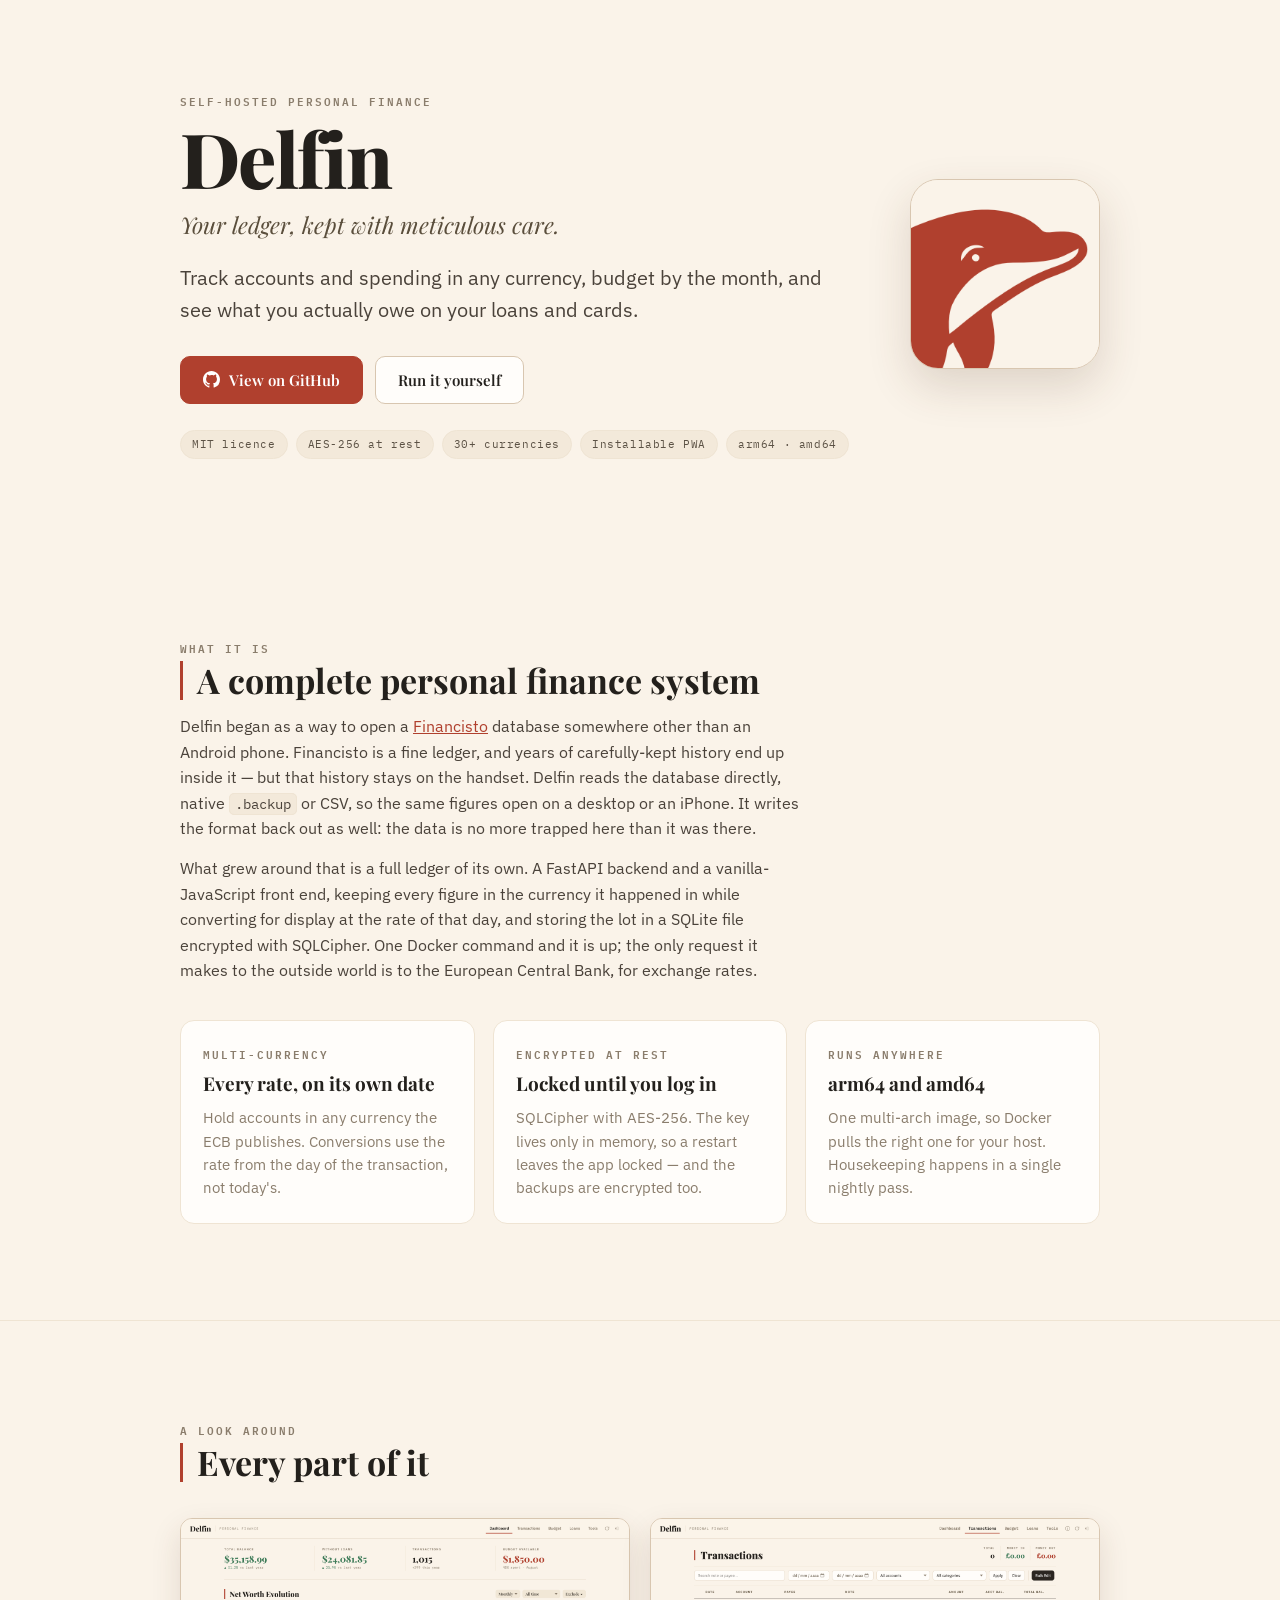
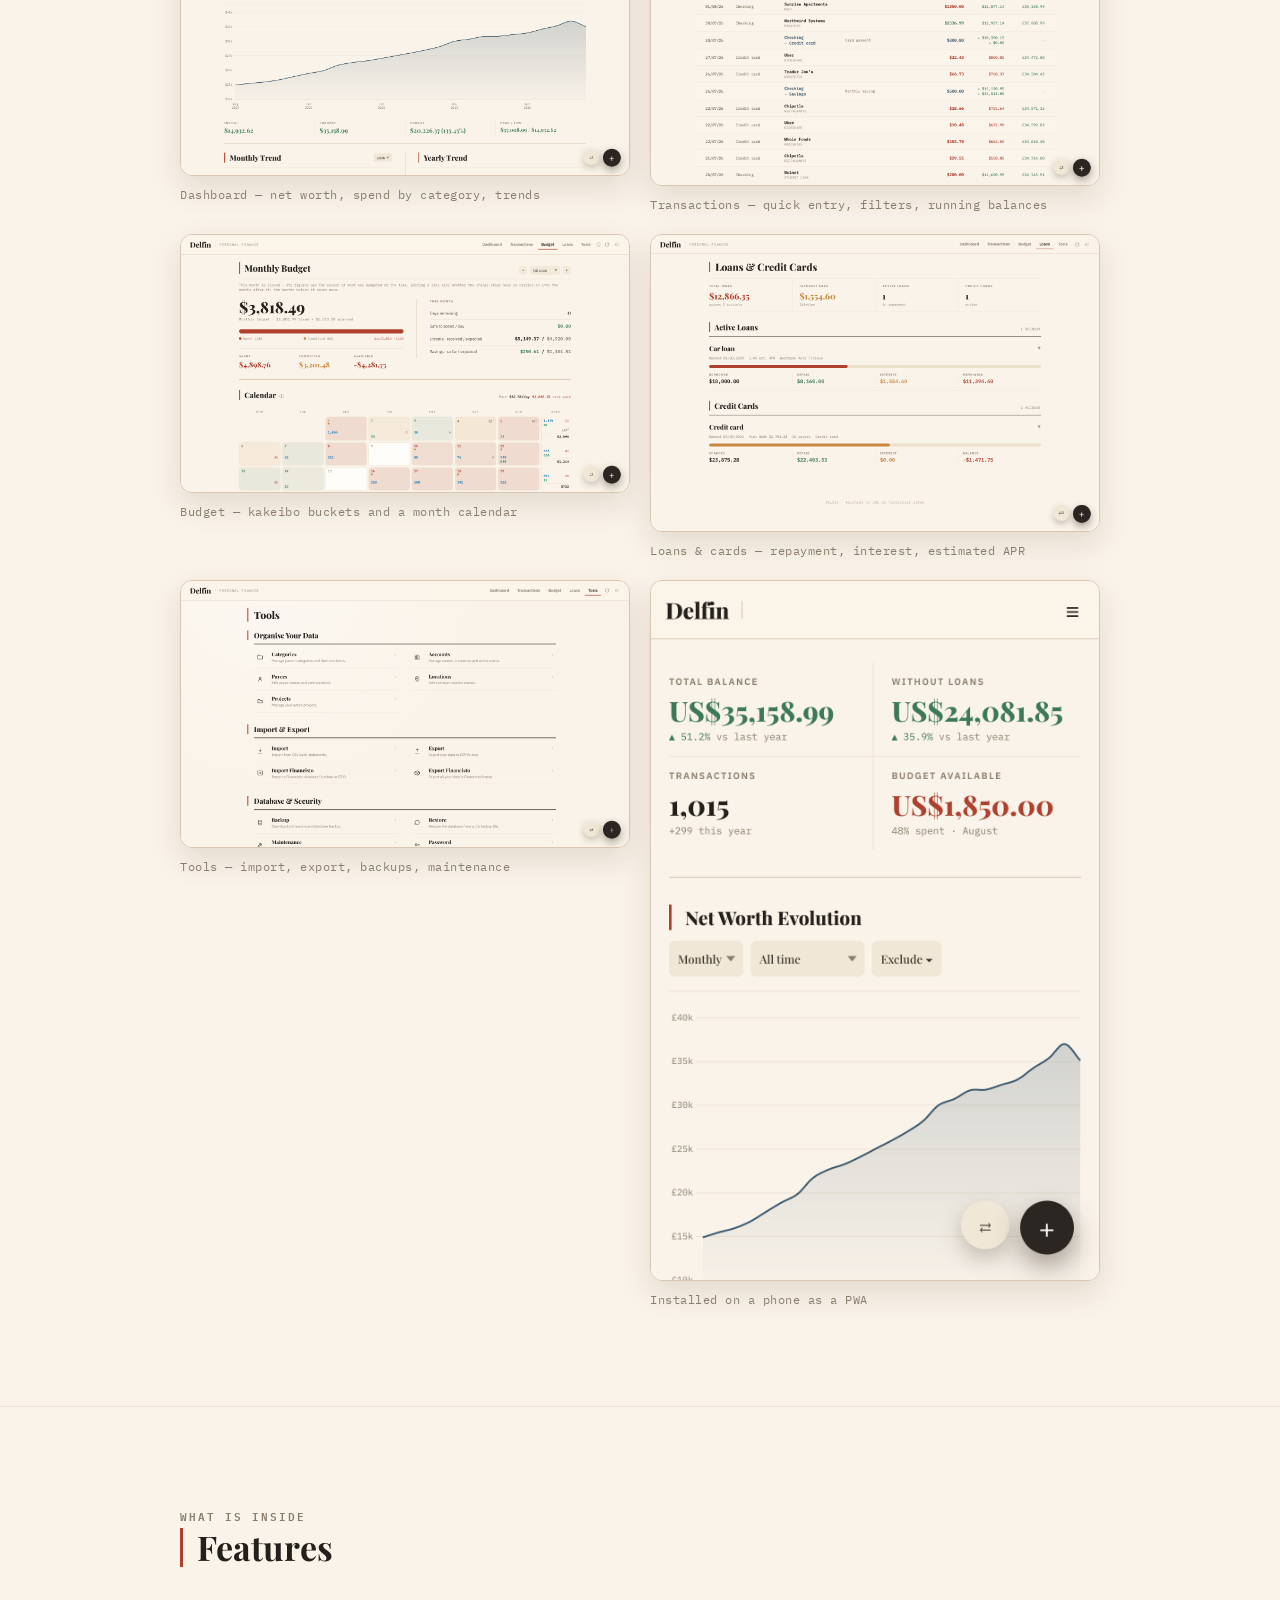
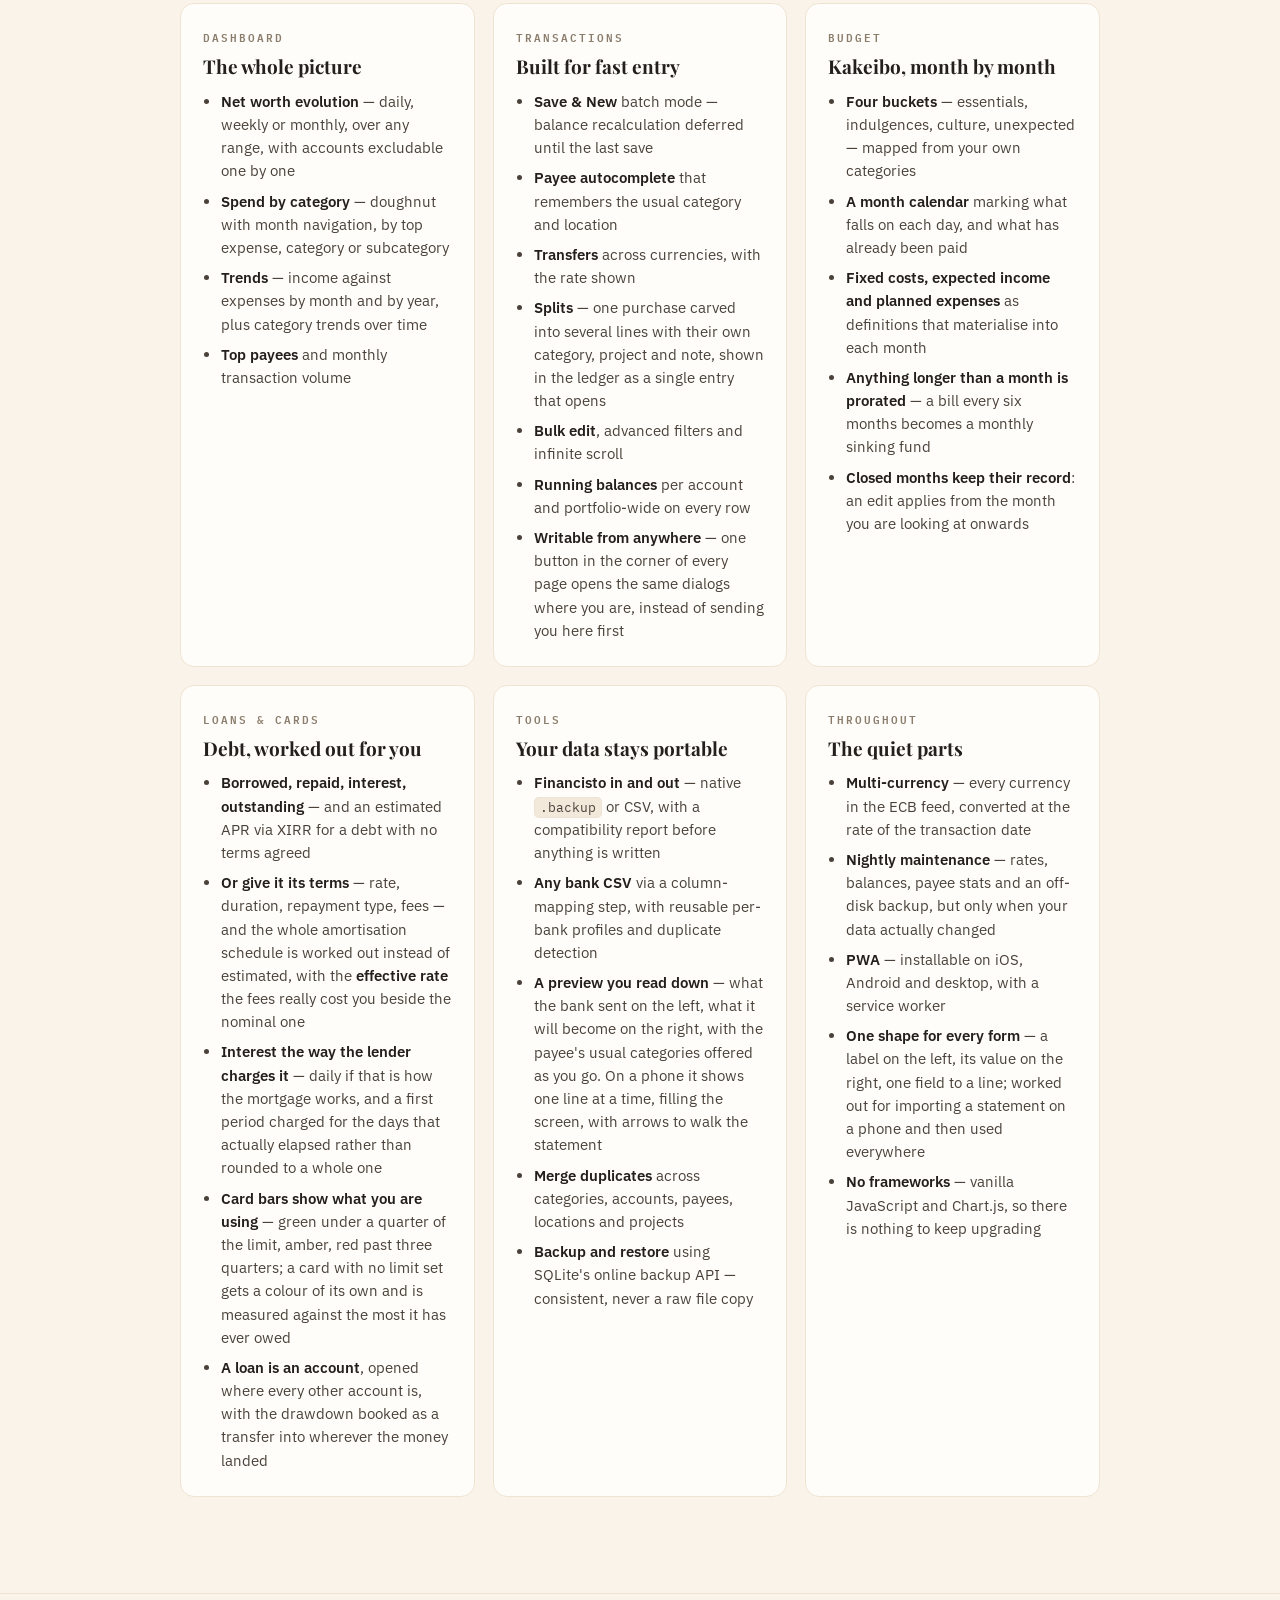
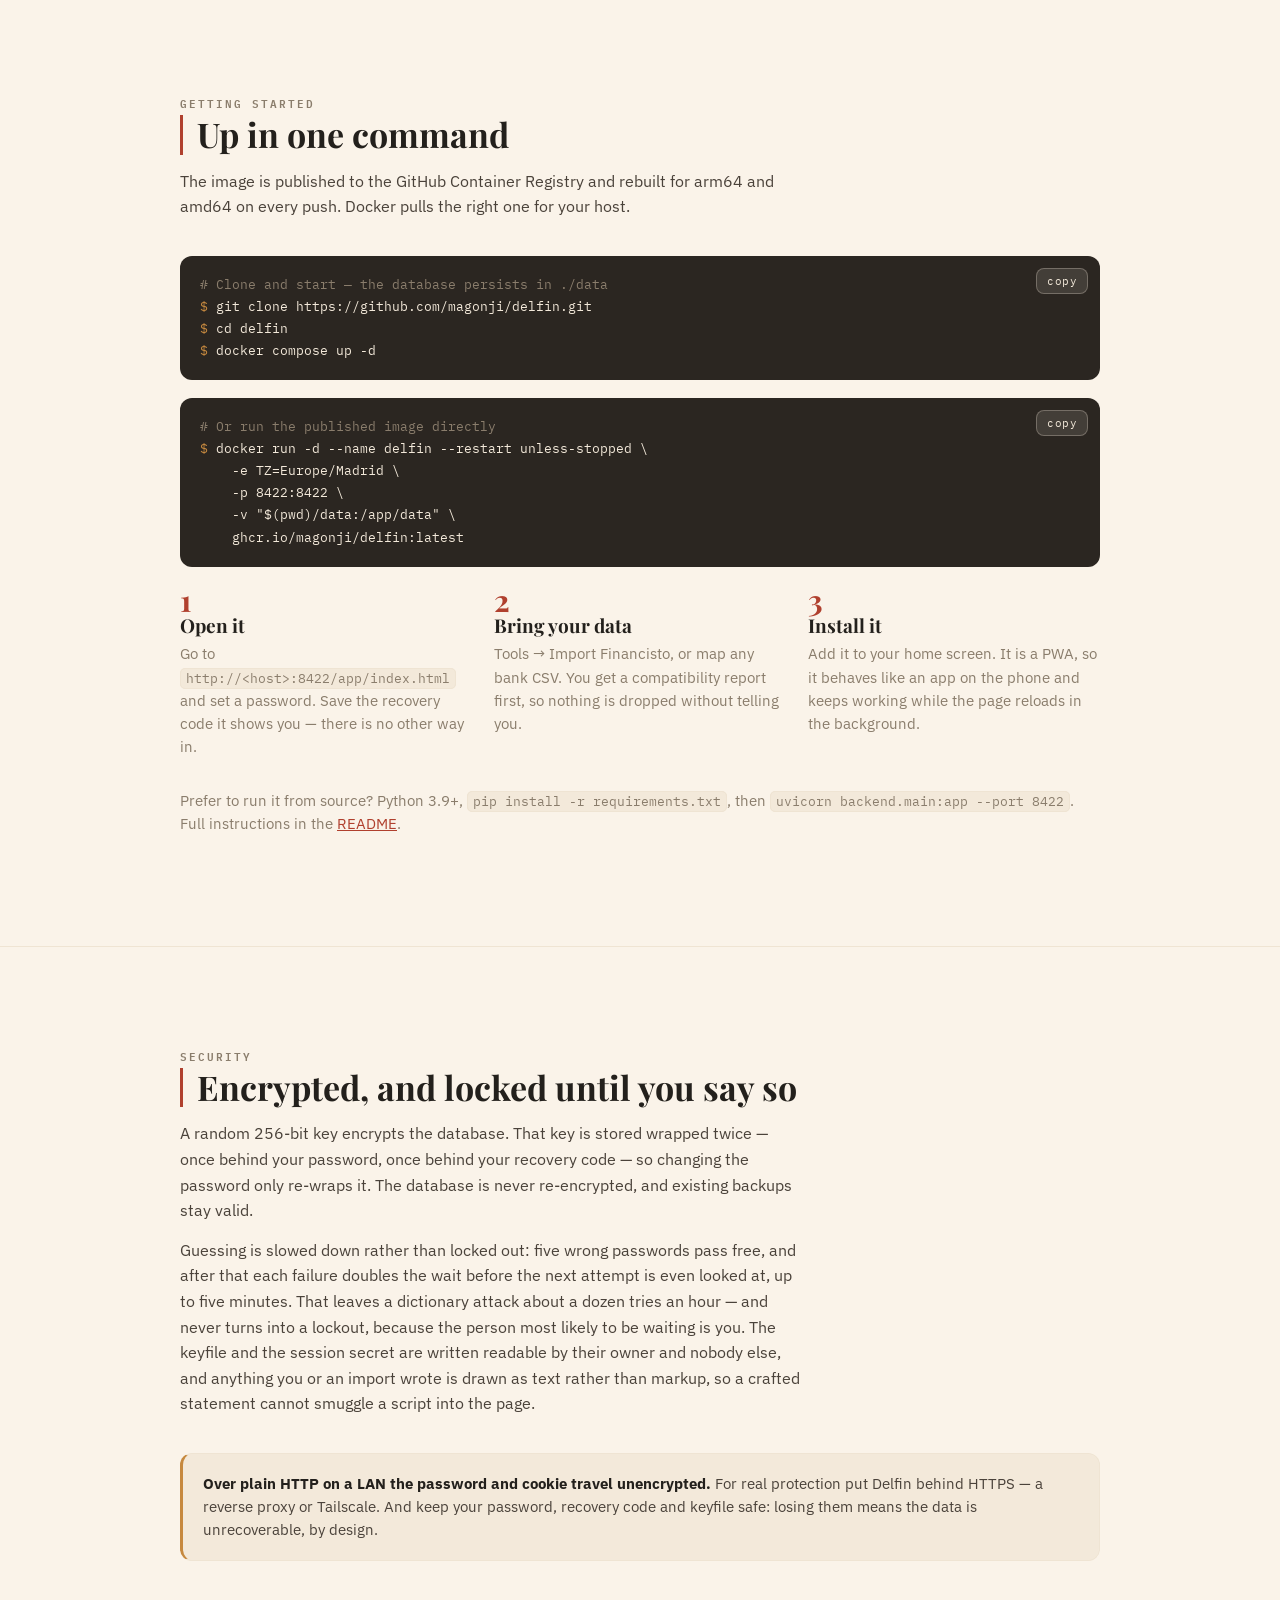
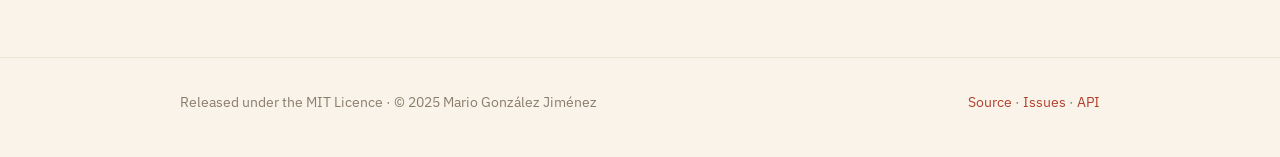
<file: docs/index.html>
<!doctype html>
<html lang="en-GB">
<head>
<meta charset="utf-8">
<meta name="viewport" content="width=device-width, initial-scale=1, viewport-fit=cover">
<title>Delfin · Self-hosted personal finance</title>
<meta name="description" content="A self-hosted personal finance app. Track accounts and spending in any currency, budget by the month, and see what you owe on loans and cards.">
<meta name="theme-color" content="#FAF3E9">
<link rel="icon" type="image/svg+xml" href="favicon.svg">
<link rel="icon" href="favicon.ico" sizes="any">
<link rel="apple-touch-icon" href="img/icon.png">

<meta property="og:title" content="Delfin · Self-hosted personal finance">
<meta property="og:description" content="Your ledger, kept with meticulous care. Track accounts and spending in any currency, budget by the month, and see what you owe on loans and cards.">
<meta property="og:type" content="website">
<meta property="og:image" content="img/icon.png">

<link rel="preconnect" href="https://fonts.googleapis.com">
<link rel="preconnect" href="https://fonts.gstatic.com" crossorigin>
<link href="https://fonts.googleapis.com/css2?family=Playfair+Display:wght@400;500;600;700;800&family=IBM+Plex+Sans:wght@400;500;600;700&family=IBM+Plex+Mono:wght@400;500;600&display=swap" rel="stylesheet">

<style>
:root {
    --bg: #FAF3E9;
    --paper: #FFFDFA;
    --panel: #F3E9DA;
    --border: #D8C6B0;
    --hair: #EFE4D3;
    --muted: #8A7D6C;
    --ink: #23201C;
    --accent: #B0402E;
    --green: #3C7A57;
    --yellow: #C6893F;
    --gutter: clamp(20px, 5vw, 40px);
}

* { box-sizing: border-box; }
html { scroll-behavior: smooth; }
body {
    margin: 0;
    background: var(--bg);
    color: var(--ink);
    font-family: 'IBM Plex Sans', system-ui, sans-serif;
    font-size: 16px;
    line-height: 1.6;
    -webkit-font-smoothing: antialiased;
}
img { max-width: 100%; height: auto; display: block; }
a { color: var(--accent); }

.wrap { max-width: 1000px; margin: 0 auto; padding: 0 var(--gutter); }

/* ── Type ────────────────────────────────────────────────────────────── */
h1, h2, h3 { font-family: 'Playfair Display', Georgia, serif; margin: 0; line-height: 1.15; }
h1 { font-size: clamp(44px, 9vw, 76px); font-weight: 800; letter-spacing: -0.02em; }
h2 { font-size: clamp(26px, 4.2vw, 34px); font-weight: 700; padding-left: 14px; border-left: 3px solid var(--accent); }
h3 { font-size: 19px; font-weight: 700; }
.eyebrow {
    font-family: 'IBM Plex Mono', monospace; font-size: 11px; font-weight: 600;
    letter-spacing: 2px; text-transform: uppercase; color: var(--muted);
}
.lede { font-size: clamp(17px, 2.2vw, 20px); color: #4A423A; max-width: 62ch; }
.muted { color: var(--muted); }
/* Inline code in running text — the block styling below is a separate thing. */
:not(pre) > code {
    font-family: 'IBM Plex Mono', monospace; font-size: .88em;
    background: var(--panel); border: 1px solid var(--hair);
    border-radius: 5px; padding: 1px 5px;
    /* A long URL must be able to break, or it pushes the whole page sideways. */
    overflow-wrap: break-word;
}

section { padding: clamp(56px, 9vw, 96px) 0; }
section + section { border-top: 1px solid var(--hair); }
.section-head { margin-bottom: 36px; }
.section-head p { margin: 14px 0 0; max-width: 62ch; color: #4A423A; }

/* ── Hero ────────────────────────────────────────────────────────────── */
.hero { padding-top: clamp(48px, 8vw, 88px); padding-bottom: clamp(48px, 8vw, 80px); }
.hero-grid { display: grid; grid-template-columns: 1fr auto; gap: clamp(24px, 5vw, 56px); align-items: center; }
.hero-mark {
    width: clamp(120px, 20vw, 190px); border-radius: 28px;
    border: 1px solid var(--border); box-shadow: 0 18px 44px rgba(80, 50, 30, .16);
}
.hero h1 { margin-bottom: 6px; }
/* The app's own motto, set as it is on the login screen. */
.hero .motto {
    margin: 4px 0 0; font-family: 'Playfair Display', Georgia, serif;
    font-style: italic; font-size: clamp(18px, 2.6vw, 23px); color: #5A4E3C;
}
.hero .lede { margin: 18px 0 0; }

.cta { display: flex; flex-wrap: wrap; gap: 12px; margin-top: 30px; }
.btn {
    display: inline-flex; align-items: center; gap: 9px;
    height: 48px; padding: 0 22px; border-radius: 10px;
    border: 1px solid var(--border); background: var(--paper); color: var(--ink);
    font-family: 'Playfair Display', serif; font-size: 15px; font-weight: 600;
    text-decoration: none; transition: transform .12s ease, box-shadow .12s ease;
}
.btn:hover { transform: translateY(-2px); box-shadow: 0 8px 20px rgba(80, 50, 30, .14); }
.btn.primary { background: var(--accent); border-color: var(--accent); color: #fff; }
.btn svg { width: 17px; height: 17px; fill: currentColor; }

.badges { display: flex; flex-wrap: wrap; gap: 8px; margin-top: 26px; }
.badge {
    font-family: 'IBM Plex Mono', monospace; font-size: 11px; letter-spacing: .6px;
    padding: 5px 11px; border-radius: 999px;
    background: var(--panel); border: 1px solid var(--hair); color: #5C5245;
}

/* ── Cards ───────────────────────────────────────────────────────────── */
.cards { display: grid; grid-template-columns: repeat(auto-fit, minmax(280px, 1fr)); gap: 18px; }
.card {
    background: var(--paper); border: 1px solid var(--hair); border-radius: 14px;
    padding: 24px 22px;
}
.card .eyebrow { display: block; margin-bottom: 10px; }
.card h3 { margin-bottom: 12px; }
.card ul { margin: 0; padding-left: 18px; }
.card li { margin-bottom: 7px; font-size: 14.5px; color: #4A423A; }
.card li:last-child { margin-bottom: 0; }
.card li b { color: var(--ink); font-weight: 600; }

/* ── Screenshots ─────────────────────────────────────────────────────── */
.shots { display: grid; grid-template-columns: repeat(auto-fit, minmax(300px, 1fr)); gap: 20px; }
.shot { margin: 0; }
.shot img {
    width: 100%; border-radius: 12px;
    border: 1px solid var(--border); box-shadow: 0 12px 30px rgba(80, 50, 30, .13);
}
.shot figcaption {
    margin-top: 10px; font-family: 'IBM Plex Mono', monospace;
    font-size: 11.5px; letter-spacing: .5px; color: var(--muted);
}
/* The thumbnail is a button so it can be reached and opened from the keyboard. */
.shot-open {
    display: block; width: 100%; padding: 0; border: none; background: none;
    border-radius: 12px; cursor: zoom-in;
    transition: transform .18s ease, box-shadow .18s ease;
}
.shot-open:hover { transform: translateY(-3px); }
.shot-open:hover img { box-shadow: 0 18px 40px rgba(80, 50, 30, .22); }
.shot-open:focus-visible { outline: 3px solid var(--accent); outline-offset: 4px; }

/* ── Lightbox ────────────────────────────────────────────────────────── */
#lightbox[hidden] { display: none; }
#lightbox {
    position: fixed; inset: 0; z-index: 100;
    display: flex; flex-direction: column; align-items: center; justify-content: center;
    gap: 14px; padding: clamp(16px, 4vw, 44px);
    background: rgba(24, 18, 12, .88); backdrop-filter: blur(6px);
    cursor: zoom-out;
}
#lightbox img {
    max-width: 100%; max-height: 82vh; width: auto;
    border-radius: 10px; box-shadow: 0 30px 80px rgba(0, 0, 0, .55);
    /* The FLIP animation drives transform, so it must start from the centre. */
    transform-origin: center center;
}
#lightbox figcaption {
    font-family: 'IBM Plex Mono', monospace; font-size: 12px;
    letter-spacing: .5px; color: #E8DCC8; text-align: center; max-width: 60ch;
}
.lightbox-close {
    position: absolute; top: clamp(10px, 2vw, 22px); right: clamp(10px, 2vw, 22px);
    width: 44px; height: 44px; border-radius: 50%; cursor: pointer;
    background: rgba(243, 233, 218, .12); border: 1px solid rgba(243, 233, 218, .3);
    color: #F3E9DA; font-size: 22px; line-height: 1;
}
.lightbox-close:hover { background: rgba(243, 233, 218, .24); }
.lightbox-close:focus-visible { outline: 3px solid #F3E9DA; outline-offset: 3px; }

@media (prefers-reduced-motion: reduce) {
    html { scroll-behavior: auto; }
    .shot-open, .shot-open:hover { transition: none; transform: none; }
}

/* ── Code ────────────────────────────────────────────────────────────── */
.code { position: relative; margin: 0 0 18px; }
.code pre {
    margin: 0; padding: 18px 56px 18px 20px; overflow-x: auto;
    background: #2B2621; color: #F3E9DA; border-radius: 12px;
    font-family: 'IBM Plex Mono', monospace; font-size: 13px; line-height: 1.7;
}
.code .prompt { color: #C6893F; user-select: none; }
.code .comment { color: #8A7D6C; }
.copy {
    position: absolute; top: 12px; right: 12px;
    background: rgba(243, 233, 218, .12); border: 1px solid rgba(243, 233, 218, .28);
    color: #F3E9DA; border-radius: 8px; padding: 5px 10px; cursor: pointer;
    font-family: 'IBM Plex Mono', monospace; font-size: 11px; letter-spacing: .5px;
}
.copy:hover { background: rgba(243, 233, 218, .22); }

.steps { display: grid; grid-template-columns: repeat(auto-fit, minmax(260px, 1fr)); gap: 22px; margin-top: 8px; }
.step-n {
    font-family: 'Playfair Display', serif; font-size: 30px; font-weight: 700;
    color: var(--accent); line-height: 1;
}

/* ── Callout ─────────────────────────────────────────────────────────── */
.callout {
    background: var(--panel); border: 1px solid var(--hair);
    border-left: 3px solid var(--yellow); border-radius: 12px;
    padding: 18px 20px; font-size: 14.5px; color: #4A423A;
}
.callout b { color: var(--ink); }

/* ── Footer ──────────────────────────────────────────────────────────── */
footer {
    border-top: 1px solid var(--hair); padding: 34px 0 44px;
    font-size: 13.5px; color: var(--muted);
}
.footer-row { display: flex; flex-wrap: wrap; gap: 14px 26px; align-items: center; justify-content: space-between; }
.footer-row a { text-decoration: none; }
.footer-row a:hover { text-decoration: underline; }

@media (max-width: 720px) {
    .hero-grid { grid-template-columns: 1fr; }
    .hero-mark { order: -1; }
}
</style>
</head>
<body>

<!-- ── Hero ────────────────────────────────────────────────────────── -->
<header class="hero">
    <div class="wrap hero-grid">
        <div>
            <span class="eyebrow">Self-hosted personal finance</span>
            <h1>Delfin</h1>
            <p class="motto">Your ledger, kept with meticulous care.</p>
            <p class="lede">
                Track accounts and spending in any currency, budget by the month, and
                see what you actually owe on your loans and cards.
            </p>
            <div class="cta">
                <a class="btn primary" href="https://github.com/magonji/delfin">
                    <svg viewBox="0 0 16 16" aria-hidden="true"><path d="M8 0C3.58 0 0 3.58 0 8c0 3.54 2.29 6.53 5.47 7.59.4.07.55-.17.55-.38 0-.19-.01-.82-.01-1.49-2.01.37-2.53-.49-2.69-.94-.09-.23-.48-.94-.82-1.13-.28-.15-.68-.52-.01-.53.63-.01 1.08.58 1.23.82.72 1.21 1.87.87 2.33.66.07-.52.28-.87.51-1.07-1.78-.2-3.64-.89-3.64-3.95 0-.87.31-1.59.82-2.15-.08-.2-.36-1.02.08-2.12 0 0 .67-.21 2.2.82a7.4 7.4 0 0 1 2-.27c.68 0 1.36.09 2 .27 1.53-1.04 2.2-.82 2.2-.82.44 1.1.16 1.92.08 2.12.51.56.82 1.27.82 2.15 0 3.07-1.87 3.75-3.65 3.95.29.25.54.73.54 1.48 0 1.07-.01 1.93-.01 2.2 0 .21.15.46.55.38A8.01 8.01 0 0 0 16 8c0-4.42-3.58-8-8-8Z"/></svg>
                    View on GitHub
                </a>
                <a class="btn" href="#install">Run it yourself</a>
            </div>
            <div class="badges">
                <span class="badge">MIT licence</span>
                <span class="badge">AES-256 at rest</span>
                <span class="badge">30+ currencies</span>
                <span class="badge">Installable PWA</span>
                <span class="badge">arm64 · amd64</span>
            </div>
        </div>
        <img class="hero-mark" src="img/icon.png" alt="The Delfin dolphin mark" width="512" height="512">
    </div>
</header>

<!-- ── What it is ──────────────────────────────────────────────────── -->
<section>
    <div class="wrap">
        <div class="section-head">
            <span class="eyebrow">What it is</span>
            <h2>A complete personal finance system</h2>
            <p>
                Delfin began as a way to open a
                <a href="https://github.com/dsolonenko/financisto">Financisto</a>
                database somewhere other than an Android phone. Financisto is a fine
                ledger, and years of carefully-kept history end up inside it — but that
                history stays on the handset. Delfin reads the database directly, native
                <code>.backup</code> or CSV, so the same figures open on a desktop or an
                iPhone. It writes the format back out as well: the data is no more
                trapped here than it was there.
            </p>
            <p>
                What grew around that is a full ledger of its own. A FastAPI backend and
                a vanilla-JavaScript front end, keeping every figure in the currency it
                happened in while converting for display at the rate of that day, and
                storing the lot in a SQLite file encrypted with SQLCipher. One Docker
                command and it is up; the only request it makes to the outside world is
                to the European Central Bank, for exchange rates.
            </p>
        </div>
        <div class="cards">
            <div class="card">
                <span class="eyebrow">Multi-currency</span>
                <h3>Every rate, on its own date</h3>
                <p class="muted" style="margin:0;font-size:14.5px;">
                    Hold accounts in any currency the ECB publishes. Conversions use the
                    rate from the day of the transaction, not today's.
                </p>
            </div>
            <div class="card">
                <span class="eyebrow">Encrypted at rest</span>
                <h3>Locked until you log in</h3>
                <p class="muted" style="margin:0;font-size:14.5px;">
                    SQLCipher with AES-256. The key lives only in memory, so a restart
                    leaves the app locked — and the backups are encrypted too.
                </p>
            </div>
            <div class="card">
                <span class="eyebrow">Runs anywhere</span>
                <h3>arm64 and amd64</h3>
                <p class="muted" style="margin:0;font-size:14.5px;">
                    One multi-arch image, so Docker pulls the right one for your host.
                    Housekeeping happens in a single nightly pass.
                </p>
            </div>
        </div>
    </div>
</section>

<!-- ── Screenshots (each figure hides itself if the image is missing) ─ -->
<section id="screens" hidden>
    <div class="wrap">
        <div class="section-head">
            <span class="eyebrow">A look around</span>
            <h2>Every part of it</h2>
        </div>
        <div class="shots">
            <figure class="shot"><button type="button" class="shot-open"><img src="img/dashboard.png" alt="Delfin dashboard"></button><figcaption>Dashboard — net worth, spend by category, trends</figcaption></figure>
            <figure class="shot"><button type="button" class="shot-open"><img src="img/transactions.png" alt="Delfin transactions"></button><figcaption>Transactions — quick entry, filters, running balances</figcaption></figure>
            <figure class="shot"><button type="button" class="shot-open"><img src="img/budget.png" alt="Delfin budget"></button><figcaption>Budget — kakeibo buckets and a month calendar</figcaption></figure>
            <figure class="shot"><button type="button" class="shot-open"><img src="img/loans.png" alt="Delfin loans and credit cards"></button><figcaption>Loans &amp; cards — repayment, interest, estimated APR</figcaption></figure>
            <figure class="shot"><button type="button" class="shot-open"><img src="img/tools.png" alt="Delfin tools"></button><figcaption>Tools — import, export, backups, maintenance</figcaption></figure>
            <figure class="shot"><button type="button" class="shot-open"><img src="img/mobile.png" alt="Delfin on a phone"></button><figcaption>Installed on a phone as a PWA</figcaption></figure>
        </div>
    </div>
</section>

<!-- ── Features ────────────────────────────────────────────────────── -->
<section>
    <div class="wrap">
        <div class="section-head">
            <span class="eyebrow">What is inside</span>
            <h2>Features</h2>
        </div>
        <div class="cards">
            <div class="card">
                <span class="eyebrow">Dashboard</span>
                <h3>The whole picture</h3>
                <ul>
                    <li><b>Net worth evolution</b> — daily, weekly or monthly, over any range, with accounts excludable one by one</li>
                    <li><b>Spend by category</b> — doughnut with month navigation, by top expense, category or subcategory</li>
                    <li><b>Trends</b> — income against expenses by month and by year, plus category trends over time</li>
                    <li><b>Top payees</b> and monthly transaction volume</li>
                </ul>
            </div>
            <div class="card">
                <span class="eyebrow">Transactions</span>
                <h3>Built for fast entry</h3>
                <ul>
                    <li><b>Save &amp; New</b> batch mode — balance recalculation deferred until the last save</li>
                    <li><b>Payee autocomplete</b> that remembers the usual category and location</li>
                    <li><b>Transfers</b> across currencies, with the rate shown</li>
                    <li><b>Splits</b> — one purchase carved into several lines with their own category, project and note, shown in the ledger as a single entry that opens</li>
                    <li><b>Bulk edit</b>, advanced filters and infinite scroll</li>
                    <li><b>Running balances</b> per account and portfolio-wide on every row</li>
                    <li><b>Writable from anywhere</b> — one button in the corner of every page opens the same dialogs where you are, instead of sending you here first</li>
                </ul>
            </div>
            <div class="card">
                <span class="eyebrow">Budget</span>
                <h3>Kakeibo, month by month</h3>
                <ul>
                    <li><b>Four buckets</b> — essentials, indulgences, culture, unexpected — mapped from your own categories</li>
                    <li><b>A month calendar</b> marking what falls on each day, and what has already been paid</li>
                    <li><b>Fixed costs, expected income and planned expenses</b> as definitions that materialise into each month</li>
                    <li><b>Anything longer than a month is prorated</b> — a bill every six months becomes a monthly sinking fund</li>
                    <li><b>Closed months keep their record</b>: an edit applies from the month you are looking at onwards</li>
                </ul>
            </div>
            <div class="card">
                <span class="eyebrow">Loans &amp; cards</span>
                <h3>Debt, worked out for you</h3>
                <ul>
                    <li><b>Borrowed, repaid, interest, outstanding</b> — and an estimated APR via XIRR for a debt with no terms agreed</li>
                    <li><b>Or give it its terms</b> — rate, duration, repayment type, fees — and the whole amortisation schedule is worked out instead of estimated, with the <b>effective rate</b> the fees really cost you beside the nominal one</li>
                    <li><b>Interest the way the lender charges it</b> — daily if that is how the mortgage works, and a first period charged for the days that actually elapsed rather than rounded to a whole one</li>
                    <li><b>Card bars show what you are using</b> — green under a quarter of the limit, amber, red past three quarters; a card with no limit set gets a colour of its own and is measured against the most it has ever owed</li>
                    <li><b>A loan is an account</b>, opened where every other account is, with the drawdown booked as a transfer into wherever the money landed</li>
                </ul>
            </div>
            <div class="card">
                <span class="eyebrow">Tools</span>
                <h3>Your data stays portable</h3>
                <ul>
                    <li><b>Financisto in and out</b> — native <code>.backup</code> or CSV, with a compatibility report before anything is written</li>
                    <li><b>Any bank CSV</b> via a column-mapping step, with reusable per-bank profiles and duplicate detection</li>
                    <li><b>A preview you read down</b> — what the bank sent on the left, what it will become on the right, with the payee's usual categories offered as you go. On a phone it shows one line at a time, filling the screen, with arrows to walk the statement</li>
                    <li><b>Merge duplicates</b> across categories, accounts, payees, locations and projects</li>
                    <li><b>Backup and restore</b> using SQLite's online backup API — consistent, never a raw file copy</li>
                </ul>
            </div>
            <div class="card">
                <span class="eyebrow">Throughout</span>
                <h3>The quiet parts</h3>
                <ul>
                    <li><b>Multi-currency</b> — every currency in the ECB feed, converted at the rate of the transaction date</li>
                    <li><b>Nightly maintenance</b> — rates, balances, payee stats and an off-disk backup, but only when your data actually changed</li>
                    <li><b>PWA</b> — installable on iOS, Android and desktop, with a service worker</li>
                    <li><b>One shape for every form</b> — a label on the left, its value on the right, one field to a line; worked out for importing a statement on a phone and then used everywhere</li>
                    <li><b>No frameworks</b> — vanilla JavaScript and Chart.js, so there is nothing to keep upgrading</li>
                </ul>
            </div>
        </div>
    </div>
</section>

<!-- ── Install ─────────────────────────────────────────────────────── -->
<section id="install">
    <div class="wrap">
        <div class="section-head">
            <span class="eyebrow">Getting started</span>
            <h2>Up in one command</h2>
            <p>
                The image is published to the GitHub Container Registry and rebuilt for
                arm64 and amd64 on every push. Docker pulls the right one for your host.
            </p>
        </div>

        <div class="code">
            <button class="copy" type="button">copy</button>
<pre><span class="comment"># Clone and start — the database persists in ./data</span>
<span class="prompt">$</span> <span class="cmd">git clone https://github.com/magonji/delfin.git</span>
<span class="prompt">$</span> <span class="cmd">cd delfin</span>
<span class="prompt">$</span> <span class="cmd">docker compose up -d</span></pre>
        </div>

        <div class="code">
            <button class="copy" type="button">copy</button>
<pre><span class="comment"># Or run the published image directly</span>
<span class="prompt">$</span> <span class="cmd">docker run -d --name delfin --restart unless-stopped \
    -e TZ=Europe/Madrid \
    -p 8422:8422 \
    -v "$(pwd)/data:/app/data" \
    ghcr.io/magonji/delfin:latest</span></pre>
        </div>

        <div class="steps">
            <div>
                <div class="step-n">1</div>
                <h3>Open it</h3>
                <p class="muted" style="font-size:14.5px;margin:6px 0 0;">
                    Go to <code>http://&lt;host&gt;:8422/app/index.html</code> and set a
                    password. Save the recovery code it shows you — there is no other way in.
                </p>
            </div>
            <div>
                <div class="step-n">2</div>
                <h3>Bring your data</h3>
                <p class="muted" style="font-size:14.5px;margin:6px 0 0;">
                    Tools → Import Financisto, or map any bank CSV. You get a compatibility
                    report first, so nothing is dropped without telling you.
                </p>
            </div>
            <div>
                <div class="step-n">3</div>
                <h3>Install it</h3>
                <p class="muted" style="font-size:14.5px;margin:6px 0 0;">
                    Add it to your home screen. It is a PWA, so it behaves like an app on
                    the phone and keeps working while the page reloads in the background.
                </p>
            </div>
        </div>

        <p class="muted" style="margin-top:30px;font-size:14.5px;">
            Prefer to run it from source? Python 3.9+, <code>pip install -r requirements.txt</code>,
            then <code>uvicorn backend.main:app --port 8422</code>. Full instructions in the
            <a href="https://github.com/magonji/delfin#getting-started">README</a>.
        </p>
    </div>
</section>

<!-- ── Security ────────────────────────────────────────────────────── -->
<section>
    <div class="wrap">
        <div class="section-head">
            <span class="eyebrow">Security</span>
            <h2>Encrypted, and locked until you say so</h2>
            <p>
                A random 256-bit key encrypts the database. That key is stored wrapped
                twice — once behind your password, once behind your recovery code —
                so changing the password only re-wraps it. The database is never
                re-encrypted, and existing backups stay valid.
            </p>
            <p>
                Guessing is slowed down rather than locked out: five wrong passwords pass
                free, and after that each failure doubles the wait before the next attempt
                is even looked at, up to five minutes. That leaves a dictionary attack
                about a dozen tries an hour — and never turns into a lockout, because the
                person most likely to be waiting is you. The keyfile and the session
                secret are written readable by their owner and nobody else, and anything
                you or an import wrote is drawn as text rather than markup, so a crafted
                statement cannot smuggle a script into the page.
            </p>
        </div>
        <div class="callout">
            <b>Over plain HTTP on a LAN the password and cookie travel unencrypted.</b>
            For real protection put Delfin behind HTTPS — a reverse proxy or Tailscale.
            And keep your password, recovery code and keyfile safe: losing them means
            the data is unrecoverable, by design.
        </div>
    </div>
</section>

<!-- ── Lightbox ────────────────────────────────────────────────────── -->
<div id="lightbox" hidden role="dialog" aria-modal="true" aria-label="Enlarged screenshot">
    <button type="button" class="lightbox-close" aria-label="Close">&times;</button>
    <img alt="">
    <figcaption></figcaption>
</div>

<footer>
    <div class="wrap footer-row">
        <span>Released under the MIT Licence · © 2025 Mario González Jiménez</span>
        <span>
            <a href="https://github.com/magonji/delfin">Source</a> ·
            <a href="https://github.com/magonji/delfin/issues">Issues</a> ·
            <a href="https://github.com/magonji/delfin#api-overview">API</a>
        </span>
    </div>
</footer>

<script>
// Screenshots are optional: reveal the section only for the ones that load, so
// the page is complete before any have been added.
(function () {
    const section = document.getElementById('screens');
    const shots = [...section.querySelectorAll('.shot')];
    let shown = 0;
    shots.forEach(shot => {
        const img = shot.querySelector('img');
        const drop = () => { shot.remove(); };
        const keep = () => { if (++shown === 1) section.hidden = false; };
        if (img.complete) { img.naturalWidth ? keep() : drop(); }
        else { img.addEventListener('load', keep); img.addEventListener('error', drop); }
    });
})();

// Clicking a screenshot opens it over a dark backdrop. The image grows out of
// the thumbnail's own position (measure, invert, play) rather than fading in, so
// it reads as the same picture getting bigger.
(function () {
    const box = document.getElementById('lightbox');
    const big = box.querySelector('img');
    const caption = box.querySelector('figcaption');
    const closeBtn = box.querySelector('.lightbox-close');
    const still = matchMedia('(prefers-reduced-motion: reduce)');
    const EASE = 'cubic-bezier(.2,.7,.3,1)';
    let opener = null;      // the button to hand focus back to
    let running = null;     // the in-flight animation, so clicks cannot pile up
    let closing = false;    // a click on the ✕ also reaches the backdrop

    function open(button) {
        const thumb = button.querySelector('img');
        opener = button;
        closing = false;
        big.src = thumb.currentSrc || thumb.src;
        big.alt = thumb.alt;
        caption.textContent =
            button.parentElement.querySelector('figcaption').textContent;
        box.hidden = false;
        closeBtn.focus();

        if (still.matches) return;
        const from = thumb.getBoundingClientRect();
        const to = big.getBoundingClientRect();
        if (!to.width) return;   // image not measurable yet: skip straight to open
        running = big.animate([
            { transform: flip(from, to), opacity: .4 },
            { transform: 'none', opacity: 1 },
        ], { duration: 340, easing: EASE });
        box.animate([{ opacity: 0 }, { opacity: 1 }], { duration: 240, easing: EASE });
    }

    function close() {
        if (box.hidden || closing) return;
        closing = true;
        const back = opener;
        opener = null;

        const finish = () => { box.hidden = true; closing = false; if (back) back.focus(); };
        const thumb = back && back.querySelector('img');
        if (still.matches || !thumb) return finish();

        // Shrink back into the thumbnail, wherever it now sits on the page.
        const from = thumb.getBoundingClientRect();
        const to = big.getBoundingClientRect();
        if (running) running.cancel();
        big.animate([
            { transform: 'none', opacity: 1 },
            { transform: flip(from, to), opacity: .3 },
        ], { duration: 260, easing: EASE });
        box.animate([{ opacity: 1 }, { opacity: 0 }], { duration: 260, easing: EASE })
           .addEventListener('finish', finish);
    }

    // The transform that puts the enlarged image exactly over the thumbnail.
    function flip(from, to) {
        const scale = from.width / to.width;
        const dx = (from.left + from.width / 2) - (to.left + to.width / 2);
        const dy = (from.top + from.height / 2) - (to.top + to.height / 2);
        return `translate(${dx}px, ${dy}px) scale(${scale})`;
    }

    document.querySelectorAll('.shot-open').forEach(button => {
        button.addEventListener('click', () => open(button));
    });
    box.addEventListener('click', close);          // backdrop, image and caption
    closeBtn.addEventListener('click', close);
    document.addEventListener('keydown', e => { if (e.key === 'Escape') close(); });
    // A resize mid-view would make the shrink land in the wrong place.
    addEventListener('resize', () => {
        if (!box.hidden) { box.hidden = true; closing = false; opener = null; }
    });
})();

// Copy the commands themselves — the prompts and comments are decoration, and
// each .cmd span holds exactly what should land on the clipboard.
document.querySelectorAll('.copy').forEach(btn => {
    btn.addEventListener('click', async () => {
        const pre = btn.parentElement.querySelector('pre');
        const text = [...pre.querySelectorAll('.cmd')]
            .map(node => node.textContent)
            .join('\n');
        try {
            await navigator.clipboard.writeText(text);
            btn.textContent = 'copied';
            setTimeout(() => { btn.textContent = 'copy'; }, 1600);
        } catch {
            btn.textContent = 'press ⌘C';
        }
    });
});
</script>
</body>
</html>
</file>
